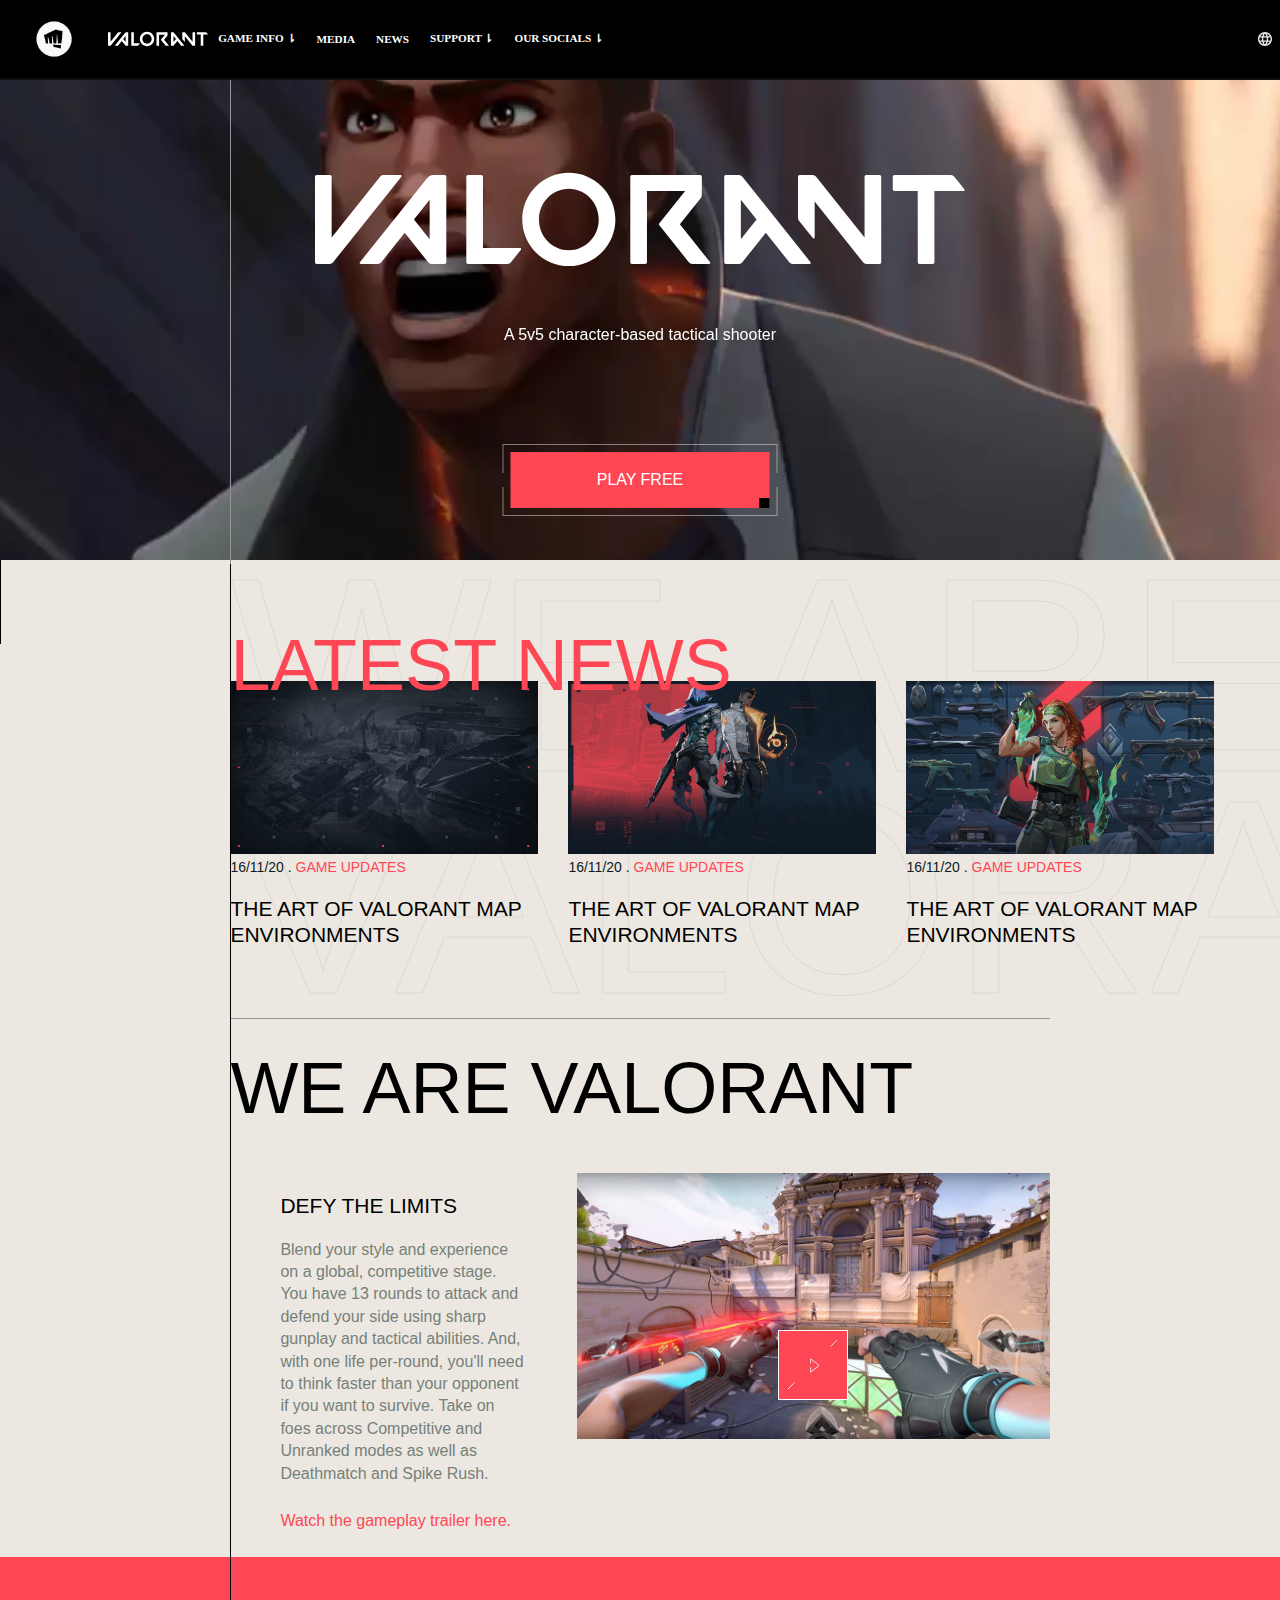
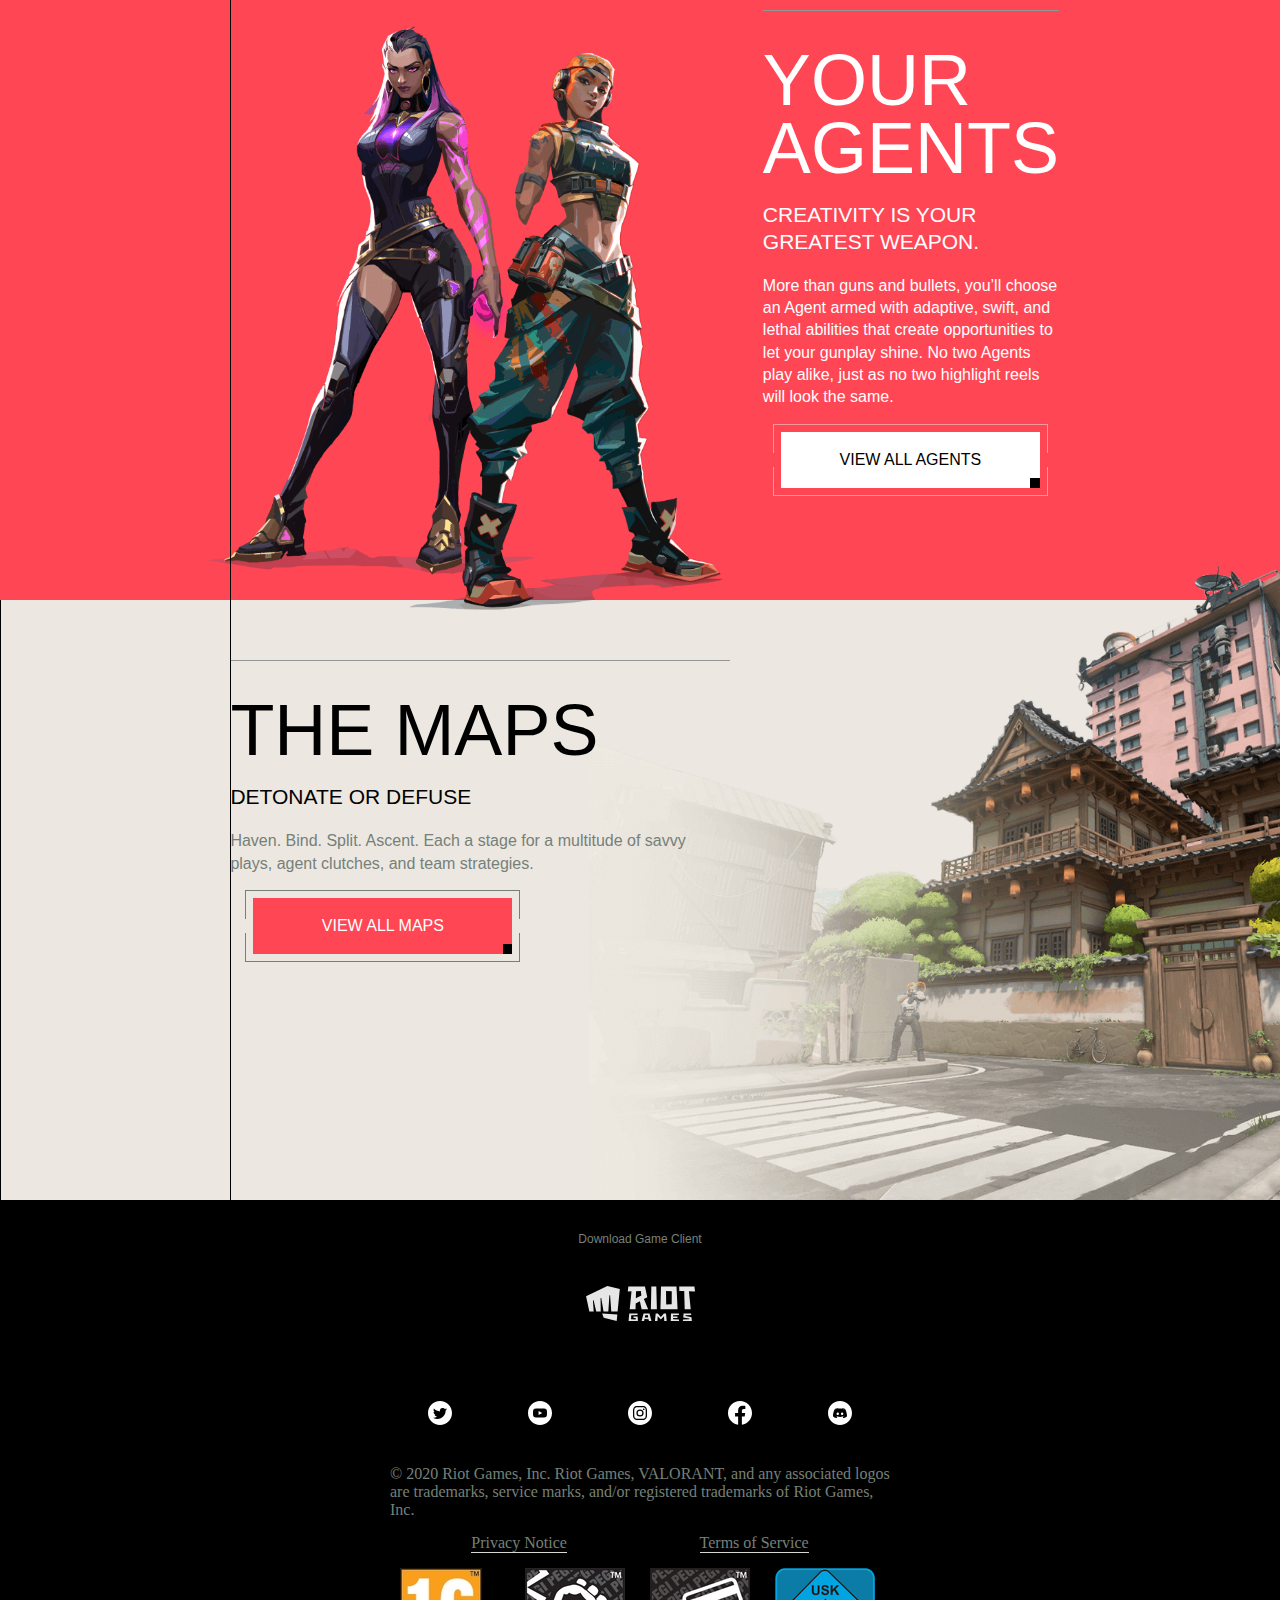
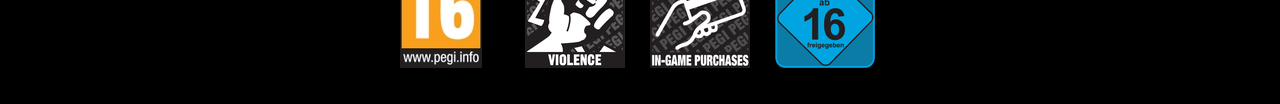
<file: index.html>
<!doctype html>

<html lang="en">

<head>
    <meta charset="UTF-8">
    <meta name="author" content="Lars">
    <meta name="viewport" content="width=device-width, initial-scale=1">
    <meta name="Description" content="VALORANT Site">
    <title>Play Valorant</title>
    <link href="styles/index.css" rel="stylesheet">
    <link href="https://lolstatic-a.akamaihd.net/webfonts/live/css/valorant/fonts.css" rel="stylesheet">
    <link href="https://db.onlinewebfonts.com/c/21379d8fbabd2222e354e68834a8d266?family=MarkforEbiquityW05-Bold" rel="stylesheet" type="text/css"/>
    <link rel="icon" type="image/png" href="./assets/images/header/favicon.png"/>
</head>

<body>

    <header>
      <nav>
        <ul>
          <li>
            <button type="button" name="button riotgame product link"></button>
          </li>
          <li>
            <img src="./assets/images/header/logo.svg" alt="logo valorant">
          </li>
          <li>
            <ul class="dropdown-container">
              <li class="dropdown-content">
                  <a href="#"><img src="./assets/images/logo.svg" alt="logo valorant"></a>
              </li>
              <li class="dropdown">
                <a href="#">GAME INFO &#8642;</a>
                <ul class="dropdown-content">
                  <li><a href="#">&#8636; GAME INFO</a></li>
                  <li><a href="#">AGENTS</a></li>
                  <li><a href="#">MAPS</a></li>
                  <li><a href="#">ARSENAL</a></li>
                </ul>
              </li>
              <li>
                <a href="#">MEDIA</a>
              </li>
              <li>
                <a href="#">NEWS</a>
              </li>
              <li class="dropdown">
                <a href="#">SUPPORT &#8642;</a>
                <ul class="dropdown-content">
                  <li><a href="#">&#8636; SUPPORT</a></li>
                  <li><a href="#">SPECS</a></li>
                  <li><a href="#">SUPPORT</a></li>
                  <li><a href="#">COMMUNITY CODE</a></li>
                </ul>
              </li>
              <li class="dropdown">
                <a href="#">OUR SOCIALS &#8642;</a>
                <ul class="dropdown-content">
                  <li><a href="#">&#8636; OUR SOCIALS</a></li>
                  <li><a href="#">TWITTER</a></li>
                  <li><a href="#">YOUTUBE</a></li>
                  <li><a href="#">INSTAGRAM</a></li>
                  <li><a href="#">FACEBOOK</a></li>
                  <li><a href="#">DISCORD</a></li>
                </ul>
              </li>
            </ul>
          </li>
          <li>
            <img src="./assets/images/header/lang.svg" alt="change lang">
          </li>
          <li>
            <button type="button" name="button open menu"></button>
          </li>
        </ul>
      </nav>
    </header>

    <main>

      <!-- VIDEO -->
      <section>
          <span></span>
          <video autoplay muted loop poster="./assets/images/VALORANT_30s-poster.jpg">
            <source src="./assets/video/VALORANT-mobile-0526.mp4" type="video/mp4">
            <source src="./assets/video/VALORANT-mobile-0526.webm" type="video/webm">
          </video>
          <div>
          <img src="./assets/images/logo.svg" alt="logo valorant">
          <p >A 5v5 character-based tactical shooter</p>
          </div>
          <button type="button" name="button link Download">
            <span>
              <span></span>
              <span>PLAY FREE</span>
            </span>
          </button>
      </section>

      <!-- LATEST NEWS -->
      <section>
        <h2>
          <span>We are</span>
          <span>VALORANT</span>
        </h2>
        <h2>LATEST NEWS</h2>
        <ul>
          <li>
            <a href="#">
              <article>
                <img src="./assets/images/news/Valorant_Dev_Diary_24_Banner.jpg" alt="news article banner">
                <time datetime="2020-11-16">16/11/20 . </time>
                <span>Game Updates</span>
                <h3>The Art of VALORANT Map Environments</h3>
              </article>
            </a>
          </li>
          <li>
            <a href="#">
              <article>
                <img src="./assets/images/news/VAL_Patch_1_10_Notes_Banner.jpg" alt="news article banner">
                <time datetime="2020-11-16">16/11/20 . </time>
                <span>Game Updates</span>
                <h3>The Art of VALORANT Map Environments</h3>
              </article>
            </a>
          </li>
          <li>
            <a href="#">
              <article>
                <img src="./assets/images/news/act-3-article-banner.jpg" alt="news article banner">
                <time datetime="2020-11-16">16/11/20 . </time>
                <span>Game Updates</span>
                <h3>The Art of VALORANT Map Environments</h3>
              </article>
            </a>
          </li>
        </ul>
      </section>

      <!-- WE ARE VALORANT -->
      <section>
        <h2>WE ARE VALORANT</h2>
        <div>
          <div>
          <h3>DEFY THE LIMITS</h3>
          <p>
            <span>
              Blend your style and experience on a global, competitive stage. You have 13 rounds to attack and defend your side using sharp gunplay and tactical abilities. And, with one life per-round, you'll need to think faster than your opponent if you want to survive. Take on foes across Competitive and Unranked modes as well as Deathmatch and Spike Rush.
            </span>
            <span>
              <a href="#">
                Watch the gameplay trailer here.
              </a>
            </span>
          </p>
        </div>
        <div>
          <img src="./assets/images/game-overview-poster-launch.jpg" alt="Game overview poster launch">
          <button type="button" name="button play trailer"></button>
        </div>
      </div>
      </section>

      <!-- YOUR AGENTS -->
      <section>
        <div>
          <h2>YOUR AGENTS</h2>
          <h3>CREATIVITY IS YOUR GREATEST WEAPON.</h3>
          <p>
            <span>
              More than guns and bullets, you’ll choose an Agent armed with adaptive, swift, and lethal abilities that create opportunities to let your gunplay shine. No two Agents play alike, just as no two highlight reels will look the same.
            </span>
          </p>
          <a href="#">
            <span>
              <span></span>
              <span>VIEW ALL AGENTS</span>
            </span>
          </a>
        </div>
        <img src="./assets/images/raze-reyna.png" alt="Raze Reyna">
      </section>


      <!-- THE MAPS -->
      <section>
        <div>
            <h2>THE MAPS</h2>
            <h3>DETONATE OR DEFUSE</h3>
            <p>
                Haven. Bind. Split. Ascent. Each a stage for a multitude of savvy plays, agent clutches, and team strategies.
            </p>
          <a href="#">
            <span>
              <span></span>
              <span>VIEW ALL MAPS</span>
            </span>
          </a>
        </div>
        <img src="./assets/images/map.png" alt="Map Valorant">
      </section>

    </main>

    <footer>
      <div>
        <h4>Download Game Client</h4>
        <a href="#"><img src="./assets/images/footer/riotLogo.svg" alt="Logo valorant"></a>
        <ul>
          <li>
            <a href="#"><img src="./assets/images/footer/twitter.svg" alt="twitter"></a>
          </li>
          <li>
            <a href="#"><img src="./assets/images/footer/youtube.svg" alt="youtube"></a>
          </li>
          <li>
            <a href="#"><img src="./assets/images/footer/instagram.svg" alt="instagram"></a>
          </li>
          <li>
            <a href="#"><img src="./assets/images/footer/facebook.svg" alt="facebook"></a>
          </li>
          <li>
            <a href="#"><img src="./assets/images/footer/discord.svg" alt="discord"></a>
          </li>
        </ul>
        <p>
          © 2020 Riot Games, Inc. Riot Games, VALORANT, and any associated logos are trademarks, service marks, and/or registered trademarks of Riot Games, Inc.
        </p>
        <ul>
          <li>
            <a href="#">Privacy Notice</a>
          </li>
          <li>
            <a href="#">Terms of Service</a>
          </li>
        </ul>
        <ul>
          <li>
            <img src="./assets/images/footer/EU_-_16_black.jpg" alt="EU_-_16_black">
          </li>
          <li>
            <img src="./assets/images/footer/EU_-_descriptor_violence.png" alt="EU_-_descriptor_violence">
          </li>
          <li>
            <img src="./assets/images/footer/EU_-_descriptor_in-game-purchase.png" alt="EU_-_descriptor_in-game-purchase">
          </li>
          <li>
            <img src="./assets/images/footer/Germany_-_16_(small).png" alt="Germany_-_16">
          </li>
        </ul>
      </div>
    </footer>

    <script src="scripts/script.js"></script>

</body>

</html>
</file>
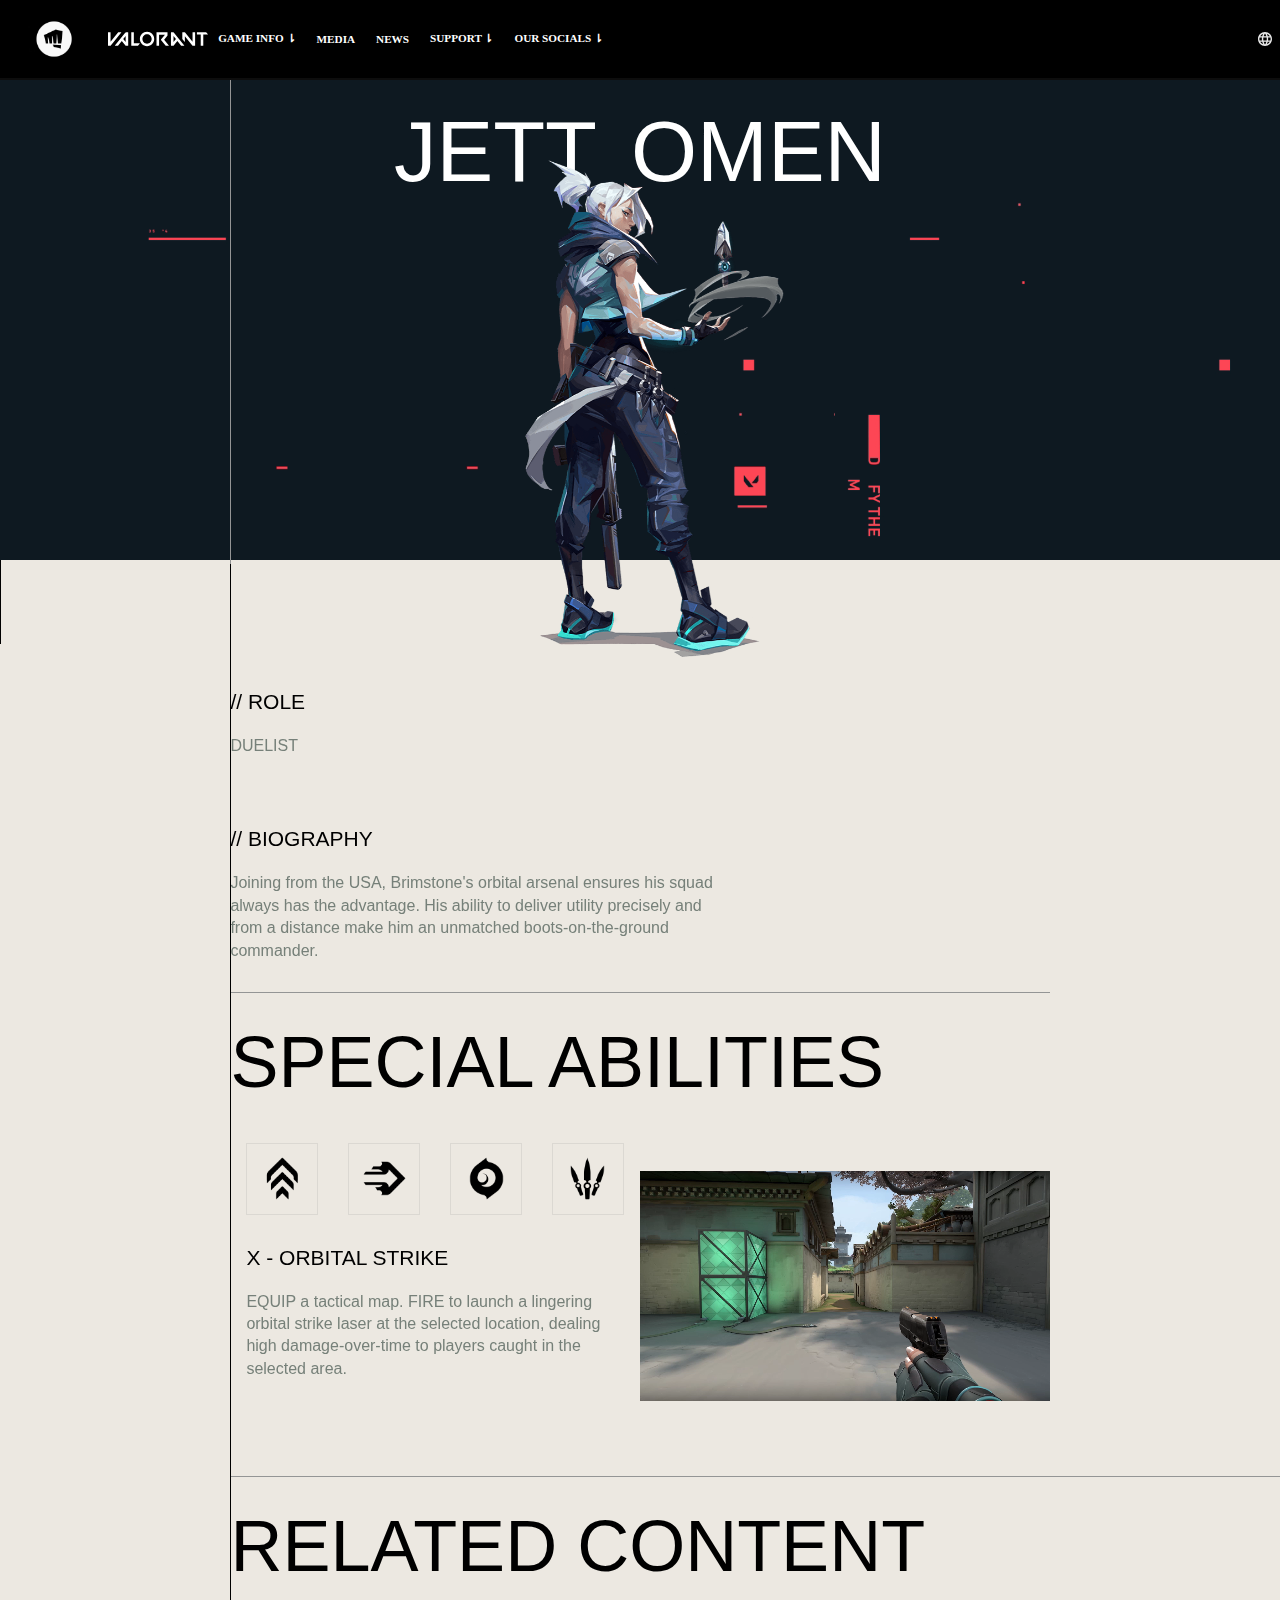
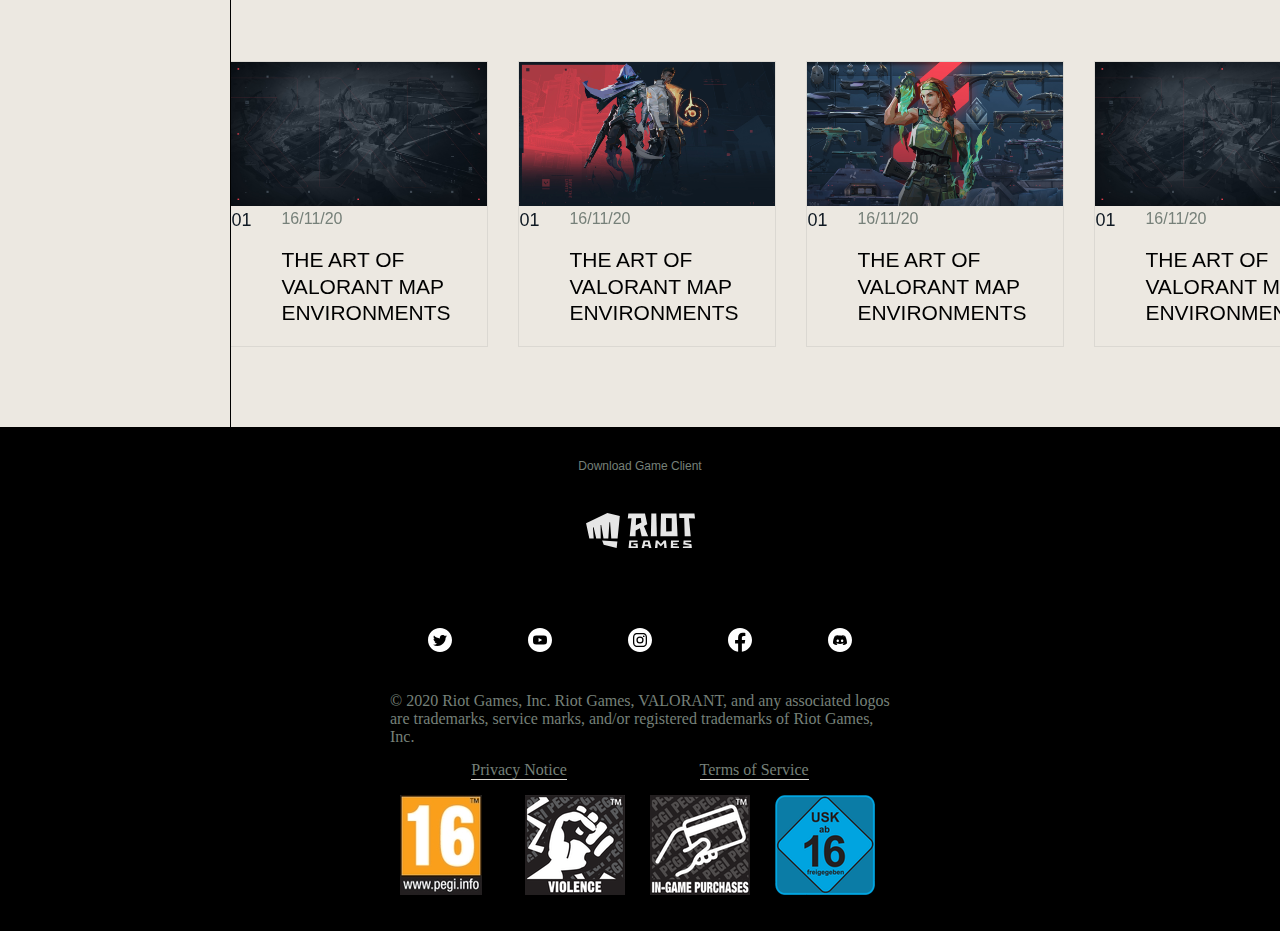
<file: agents.html>
<!doctype html>

<html lang="en">

<head>
    <meta charset="UTF-8">
    <meta name="author" content="Lars">
    <meta name="viewport" content="width=device-width, initial-scale=1">
    <meta name="Description" content="VALORANT Site">
    <title>Play Valorant</title>
    <link href="styles/agents.css" rel="stylesheet">
    <link href="https://lolstatic-a.akamaihd.net/webfonts/live/css/valorant/fonts.css" rel="stylesheet">
    <link href="https://db.onlinewebfonts.com/c/21379d8fbabd2222e354e68834a8d266?family=MarkforEbiquityW05-Bold" rel="stylesheet" type="text/css"/>
    <link rel="icon" type="image/png" href="./assets/images/header/favicon.png"/>
</head>

<body>

  <header>
    <nav>
      <ul>
        <li>
          <button type="button" name="button riotgame product link"></button>
        </li>
        <li>
          <img src="./assets/images/header/logo.svg" alt="logo valorant">
        </li>
        <li>
          <ul class="dropdown-container">
            <li class="dropdown-content">
                <a href="#"><img src="./assets/images/logo.svg" alt="logo valorant"></a>
            </li>
            <li class="dropdown">
              <a href="#">GAME INFO &#8642;</a>
              <ul class="dropdown-content">
                <li><a href="#">&#8636; GAME INFO</a></li>
                <li><a href="#">AGENTS</a></li>
                <li><a href="#">MAPS</a></li>
                <li><a href="#">ARSENAL</a></li>
              </ul>
            </li>
            <li>
              <a href="#">MEDIA</a>
            </li>
            <li>
              <a href="#">NEWS</a>
            </li>
            <li class="dropdown">
              <a href="#">SUPPORT &#8642;</a>
              <ul class="dropdown-content">
                <li><a href="#">&#8636; SUPPORT</a></li>
                <li><a href="#">SPECS</a></li>
                <li><a href="#">SUPPORT</a></li>
                <li><a href="#">COMMUNITY CODE</a></li>
              </ul>
            </li>
            <li class="dropdown">
              <a href="#">OUR SOCIALS &#8642;</a>
              <ul class="dropdown-content">
                <li><a href="#">&#8636; OUR SOCIALS</a></li>
                <li><a href="#">TWITTER</a></li>
                <li><a href="#">YOUTUBE</a></li>
                <li><a href="#">INSTAGRAM</a></li>
                <li><a href="#">FACEBOOK</a></li>
                <li><a href="#">DISCORD</a></li>
              </ul>
            </li>
          </ul>
        </li>
        <li>
          <img src="./assets/images/header/lang.svg" alt="change lang">
        </li>
        <li>
          <button type="button" name="button open menu"></button>
        </li>
      </ul>
    </nav>
  </header>

    <main>

      <!-- AGENTS SELECT -->
      <section>
          <span></span>
          <video autoplay muted loop>
            <source src="./assets/video/agent-background-generic.mp4" type="video/mp4">
          </video>
          <div>
            <ul>
              <li>
                <h2>JETT</h2>
              </li>
              <li>
                <h2>OMEN</h2>
              </li>
            </ul>
            <img src="./assets/images/agents/V_AGENTS_587x900_Jett.png" alt="Jett">
        </div>
      </section>

      <section>
        <h3>// ROLE</h3>
        <p>DUELIST</p>
        <h3>// BIOGRAPHY</h3>
        <p>Joining from the USA, Brimstone's orbital arsenal ensures his squad always has the advantage. His ability to deliver utility precisely and from a distance make him an unmatched boots-on-the-ground commander.</p>
      </section>

      <!-- SPECIAL ABILITIES -->
      <section>
        <h2>SPECIAL ABILITIES</h2>
        <div>
          <video autoplay muted loop src="./assets/images/agents/Jett_C_v001_web.mp4"></video>
          <div>
            <ul>
              <li>
                <img src="./assets/images/agents/TX_Jett_Q.png" alt="Q">
              </li>
              <li>
                <img src="./assets/images/agents/TX_Jett_E.png" alt="E">
              </li>
              <li>
                <img src="./assets/images/agents/TX_Jett_C.png" alt="C">
              </li>
              <li>
                <img src="./assets/images/agents/TX_Jett_X.png" alt="X">
              </li>
            </ul>
            <h3>X - ORBITAL STRIKE</h3>
            <p>EQUIP a tactical map. FIRE to launch a lingering orbital strike laser at the selected location, dealing high damage-over-time to players caught in the selected area.</p>
        </div>
        </div>
      </section>

      <!-- RELATED CONTENT -->
      <section>
        <h2>RELATED CONTENT</h2>
        <ul>
          <li>
            <article>
              <img src="./assets/images/news/Valorant_Dev_Diary_24_Banner.jpg" alt="news article banner">
              <ul>
                <li>
                  <span>01</span>
                </li>
                <li>
                  <time datetime="2020-11-16">16/11/20</time>
                  <h3>The Art of VALORANT Map Environments</h3>
                </li>
              </ul>
            </article>
          </li>
          <li>
            <article>
              <img src="./assets/images/news/VAL_Patch_1_10_Notes_Banner.jpg" alt="news article banner">
              <ul>
                <li>
                  <span>01</span>
                </li>
                <li>
                  <time datetime="2020-11-16">16/11/20</time>
                  <h3>The Art of VALORANT Map Environments</h3>
                </li>
              </ul>
            </article>
          </li>
          <li>
            <article>
              <img src="./assets/images/news/act-3-article-banner.jpg" alt="news article banner">
              <ul>
                <li>
                  <span>01</span>
                </li>
                <li>
                  <time datetime="2020-11-16">16/11/20</time>
                  <h3>The Art of VALORANT Map Environments</h3>
                </li>
              </ul>
            </article>
          </li>
          <li>
            <article>
              <img src="./assets/images/news/Valorant_Dev_Diary_24_Banner.jpg" alt="news article banner">
              <ul>
                <li>
                  <span>01</span>
                </li>
                <li>
                  <time datetime="2020-11-16">16/11/20</time>
                  <h3>The Art of VALORANT Map Environments</h3>
                </li>
              </ul>
            </article>
          </li>
        </ul>
      </section>

    </main>

    <footer>
      <div>
        <h4>Download Game Client</h4>
        <a href="#"><img src="./assets/images/footer/riotLogo.svg" alt="Logo valorant"></a>
        <ul>
          <li>
            <a href="#"><img src="./assets/images/footer/twitter.svg" alt="twitter"></a>
          </li>
          <li>
            <a href="#"><img src="./assets/images/footer/youtube.svg" alt="youtube"></a>
          </li>
          <li>
            <a href="#"><img src="./assets/images/footer/instagram.svg" alt="instagram"></a>
          </li>
          <li>
            <a href="#"><img src="./assets/images/footer/facebook.svg" alt="facebook"></a>
          </li>
          <li>
            <a href="#"><img src="./assets/images/footer/discord.svg" alt="discord"></a>
          </li>
        </ul>
        <p>
          © 2020 Riot Games, Inc. Riot Games, VALORANT, and any associated logos are trademarks, service marks, and/or registered trademarks of Riot Games, Inc.
        </p>
        <ul>
          <li>
            <a href="#">Privacy Notice</a>
          </li>
          <li>
            <a href="#">Terms of Service</a>
          </li>
        </ul>
        <ul>
          <li>
            <img src="./assets/images/footer/EU_-_16_black.jpg" alt="EU_-_16_black">
          </li>
          <li>
            <img src="./assets/images/footer/EU_-_descriptor_violence.png" alt="EU_-_descriptor_violence">
          </li>
          <li>
            <img src="./assets/images/footer/EU_-_descriptor_in-game-purchase.png" alt="EU_-_descriptor_in-game-purchase">
          </li>
          <li>
            <img src="./assets/images/footer/Germany_-_16_(small).png" alt="Germany_-_16">
          </li>
        </ul>
      </div>
    </footer>

    <script src="scripts/script.js"></script>

</body>

</html>
</file>
<file: styles/index.css>
@import "main.css";
/* INTRO */
/* video */
section:first-of-type {
  margin: 0;
  margin-top: 5em;
  width: 100%;
  border-left: 0;
  grid-column:1/-1;
  grid-row:1;
}

section:first-of-type video {
  position: relative;
  top: 0;
  bottom: 0;
  height: 30em;
  width: 100%;
  overflow: hidden;
  object-fit: cover;
  object-position: center;
}

section:first-of-type > span {
  position: absolute;
  border-left: 0.0625em solid var(--v-allBorder);
  height: 100%;
  left: 5%;
  z-index: 3;
}

/* in video */
section:first-of-type div {
  position: absolute;
  width: 100%;
  top: 0;
  display: flex;
  flex-direction: column;
  align-items: center;
}

section:first-of-type div img {
  margin-top: 2.1875em;
  width: 85%;
  max-width: 40.625em;
}

section:first-of-type div p {
  padding: 0 3.125em;
  width: 85%;
  font-family: DINNextW05-Medium,arial,georgia,sans-serif;
  color: var(--v-white);
  text-align: center;
  text-shadow: 0 0 0.75em rgba(0,0,0,.5);
}

/* button */
section:first-of-type button {
  width: 17.1875em;
  position: absolute;
  font-family: DINNextW05-Medium,arial,georgia,sans-serif;
  font-size: 1em;
  padding: 0.5em 0.5em ;
  background-color: transparent;
  color: var(--v-white);
  left: 50%;
  bottom: 8em;
  transform: translateX(-50%);
;}

section:first-of-type button::before,
section:first-of-type button::after {
  content: "";
  position: absolute;
  height: 40%;
  width: 100%;
  border: 0.0625em solid var(--v-border);
  left: 0;
}

section:first-of-type button::before {
  border-bottom: 0;
  top: 0;
}

section:first-of-type button::after {
  border-top: 0;
  bottom: 0;
}

section:first-of-type button span{
  position: relative;
  display: block;
  overflow: hidden;
  padding: 0 0;
  background-color: var(--v-red);
}

section:first-of-type button span span:first-of-type{
  content: "";
  display: block;
  position: absolute;
  height: 100%;
  width: 120%;
  top: 0;
  left: -5%;
  z-index: 1;
  background-color: var(--v-darkBlue);
  transform: translateX(-100%) skew(-10deg);
  transition: -webkit-transform 0.3s ease-out;
  transition: transform 0.3s ease-out;
}

section:first-of-type button:hover span span:first-of-type {
  transform: translateX(0) skew(-10deg);
}

section:first-of-type button span span {
  position: relative;
  display: block;
  padding: 1.1875em 0;
  background-color: transparent;
  z-index: 1;
}

section:first-of-type button span:after {
  content: "";
  display: block;
  position: absolute;
  height: 0.6rem;
  width: 0.6rem;
  right: 0;
  bottom: 0;
  background-color: var(--v-black);
  transition: background-color 0.2s ease-in;
}
section:first-of-type button:hover span:after{
  background-color: var(--v-white);
}


/* LATEST NEWS */
section:nth-of-type(2){
  grid-column:2/-1;
  grid-row:2;
}

section:nth-of-type(2) h2:first-of-type {
  position: absolute;
  font-size: 7.5em;
  margin: 0;
  z-index: -1;
}

section:nth-of-type(2) h2:first-of-type span {
  display: block;
  color: var(--v-background);
  -webkit-text-stroke: 1px var(--v-stroke);
}

section:nth-of-type(2) h2:first-of-type {
  padding: unset;
  border-top: unset;
}

section:nth-of-type(2) h2:last-of-type {
    transform: translateY(8%);
    color: var(--v-red);
    border-top: unset;
    padding-top: 0.6875em;
}

section:nth-of-type(2) ul {
  display:flex;
  overflow-x:auto;
  scroll-snap-type: x mandatory;
}

section:nth-of-type(2) li {
   scroll-snap-align: center;
}

section:nth-of-type(2) li + li {
   margin-left: 1.875em;
}

section:nth-of-type(2) ul li article {
  width: 19.25em;
}

section:nth-of-type(2) ul li article time{
  font-family: DINNextW05-Medium,arial,georgia,sans-serif;
  font-size: 0.875em;
  color: var(--v-darkBlue);
}

section:nth-of-type(2) ul li article span{
  font-family: DINNextW05-Medium,arial,georgia,sans-serif;
  font-size: 0.875em;
  text-transform: uppercase;
  color: var(--v-red);
}

/* WE ARE VALORANT */
section:nth-of-type(3){
  grid-column:2;
  grid-row:3;
}

section:nth-of-type(3) p span:last-of-type{
  display: block;
  margin: 1.5625em 0;
  color: var(--v-red);
}

section:nth-of-type(3) div div:nth-of-type(2) {
  position: relative;
}

section:nth-of-type(3) button {
  position: absolute;
  top: 50%;
  left: 50%;
  transform: translateX(-50%) translateY(-50%);
  width: 4.375em;
  height: 4.375em;
  border: 0.0625em solid var(--v-white);
  background: url(../assets/images/playButton.svg);
  background-color: var(--v-red);
}

/* YOUR AGENTS */
section:nth-of-type(4) {
  background-color: var(--v-red);
  padding-top: 3.125em;
  padding: 3.125em 5vw 0 5vw;
  grid-column:1/-1;
  grid-row:4;
}

section:nth-of-type(4) h2, section:nth-of-type(4) h3, section:nth-of-type(4) p{
  color: var(--v-white);
}


section:nth-of-type(4) p{
  margin-bottom: -4.5em;
}

/* button */
section:nth-of-type(4) a {
  width: 17.1875em;
  position: absolute;
  font-family: DINNextW05-Medium,arial,georgia,sans-serif;
  font-size: 1em;
  padding: 0.5em 0.5em;
  background-color: transparent;
  color: var(--v-white);
  left: 50%;
  bottom:2em;
  transform: translateX(-50%);
  text-align: center;
}

section:nth-of-type(4) a::before,
section:nth-of-type(4) a::after {
  content: "";
  position: absolute;
  height: 40%;
  width: 100%;
  border: 0.0625em solid var(--v-border);
  left: 0;
}

section:nth-of-type(4) a::before {
  border-bottom: 0;
  top: 0;
}

section:nth-of-type(4) a::after {
  border-top: 0;
  bottom: 0;
}

section:nth-of-type(4) a span{
  position: relative;
  display: block;
  overflow: hidden;
  padding: 0 0;
  background-color: var(--v-white);
}

section:nth-of-type(4) a span span:first-of-type{
  content: "";
  display: block;
  position: absolute;
  height: 100%;
  width: 120%;
  top: 0;
  left: -5%;
  z-index: 1;
  background-color: var(--v-darkBlue);
  transform: translateX(-100%) skew(-10deg);
  transition: -webkit-transform 0.3s ease-out;
  transition: transform 0.3s ease-out;
}

section:nth-of-type(4) a:hover span span:first-of-type {
  transform: translateX(0) skew(-10deg);
}

section:nth-of-type(4) a:hover span span:last-of-type {
  color: var(--v-white);
}

section:nth-of-type(4) a span span:last-of-type {
  position: relative;
  display: block;
  padding: 1.1875em 0;
  background-color: transparent;
  color: var(--v-black);
  z-index: 1;
}

section:nth-of-type(4) a span:after {
  content: "";
  display: inline;
  position: absolute;
  height: 0.6rem;
  width: 0.6rem;
  right: 0;
  bottom: 0;
  background-color: var(--v-black);
  transition: background-color 0.2s ease-in;
}

section:nth-of-type(4) a:hover span:after{
  background-color: var(--v-white);
}

/* img */
section:nth-of-type(4) img {
    position: relative;
    max-width: unset;
    top: 3.3125em;
    right: 1.75em;
    width: 125%;
    max-width: 46.875em;
}

/* YOUR MAPS */
section:nth-of-type(5){
  padding-top: 3.75em;
  grid-column:1/-1;
  grid-row:5;
  height: 37.5em;
}

section:nth-of-type(5) div{
  position: relative;
  z-index: 2;
  padding: 0 5vw 0 5vw;
}

/* button */
section:nth-of-type(5) a {
  width: 17.1875em;
  position: absolute;
  font-family: DINNextW05-Medium,arial,georgia,sans-serif;
  font-size: 1em;
  padding: 0.5em 0.5em;
  background-color: transparent;
  color: var(--v-white);
  left: 50%;
  bottom: -16em;
  transform: translateX(-50%);
  text-align: center;
;}

section:nth-of-type(5) a::before,
section:nth-of-type(5) a::after {
  content: "";
  position: absolute;
  height: 40%;
  width: 100%;
  border: 0.0625em solid var(--v-gray);
  left: 0;
}

section:nth-of-type(5) a::before {
  border-bottom: 0;
  top: 0;
}

section:nth-of-type(5) a::after {
  border-top: 0;
  bottom: 0;
}

section:nth-of-type(5) a span{
  position: relative;
  display: block;
  overflow: hidden;
  padding: 0 0;
  background-color: var(--v-red);
}

section:nth-of-type(5) a span span:first-of-type{
  content: "";
  display: block;
  position: absolute;
  height: 100%;
  width: 120%;
  top: 0;
  left: -5%;
  z-index: 1;
  background-color: var(--v-darkBlue);
  transform: translateX(-100%) skew(-10deg);
  transition: -webkit-transform 0.3s ease-out;
  transition: transform 0.3s ease-out;
}

section:nth-of-type(5) a:hover span span:first-of-type {
  transform: translateX(0) skew(-10deg);
}

section:nth-of-type(5) a:hover span span:last-of-type {
  color: var(--v-white);
}

section:nth-of-type(5) a span span:last-of-type {
  position: relative;
  display: block;
  padding: 1.1875em 0;
  background-color: transparent;
  color: var(--v-white);
  z-index: 1;
}

section:nth-of-type(5) a span:after {
  content: "";
  display: inline;
  position: absolute;
  height: 0.6rem;
  width: 0.6rem;
  right: 0;
  bottom: 0;
  background-color: var(--v-black);
  transition: background-color 0.2s ease-in;
}

section:nth-of-type(5) a:hover span:after{
  background-color: var(--v-white);
}

/*img*/
section:nth-of-type(5) img {
  position: absolute;
  width: 100%;
  max-width: 59.375em;
  left: 0;
  bottom: 0;
  z-index: 0;
}

/* -------------------responsive------------------- */

@media only screen and (min-width: 59.375em) {
  /* VIDEO*/
  section:first-of-type > span {
    left: 18%;
  }
  /* LATEST NEWS */
  section:nth-of-type(2) h2:first-of-type {
    max-width: unset;
    line-height: 0.8;
  }
  section:nth-of-type(2) h2:last-of-type {
    transform: translateY(15%);
    max-width: unset;
  }
  section:nth-of-type(2) h2:first-of-type span {
    font-size: 2.3125em;
  }
  section:nth-of-type(2) ul {
    margin-bottom: 3.125em;
}
  /* WE ARE VALORANT */
  section:nth-of-type(3) h2 {
    max-width: unset;
  }
  section:nth-of-type(3) div {
    margin-top: 3.125em;
    display: flex;
  }
  section:nth-of-type(3) div div {
  display: inline-table;
}
  section:nth-of-type(3) div div:first-of-type {
    margin: 0 3.125em;
  }
  section:nth-of-type(3) div div:last-of-type{
    margin-top: unset;
  }
  section:nth-of-type(3) button {
    bottom: 40%;
  }
  /* YOUR AGENTS */
  section:nth-of-type(4) {
    padding: 0 18vw 1.5625em 18vw;
  }
  section:nth-of-type(4) {
    display: flex;
  }
  section:nth-of-type(4) div {
    position: relative;
    max-width: unset;
    top: 3.3125em;
    margin-bottom: 1.5625em;
    order: 1;
  }
  section:nth-of-type(4) p {
    margin-bottom: unset;
  }
  section:nth-of-type(4) a {
    margin-top: 0.9375em;
    bottom: unset;
    left: unset;
    transform: unset;
    margin-left: 0.625em;
  }
  section:nth-of-type(4) img {
    width: 65%;
}
  /* YOUR MAPS */
  section:nth-of-type(5) {
    display: flex;
  }
  section:nth-of-type(5) div {
    padding: 0 18vw 0 18vw;
  }
  section:nth-of-type(5) img {
    transform: translateX(62%);
  }
  section:nth-of-type(5) a {
    margin-top: 0.9375em;
    margin-left: 0.9375em;
    bottom: unset;
    left: unset;
    transform: unset;
  }
}
</file>
<file: styles/agents.css>
@import "main.css";
/* AGENTS SELECT */
section:first-of-type {
  margin: 0;
  margin-top: 5em;
  width: 100%;
  border-left: 0;
  grid-column:1/-1;
  grid-row:1;
}

section:first-of-type video {
  position: relative;
  top: 0;
  bottom: 0;
  height: 30em;
  width: 100%;
  overflow: hidden;
  object-fit: cover;
  object-position: center;
}

section:first-of-type > span {
    position: absolute;
    border-left: 0.0625em solid var(--v-allBorder);
    height: 100%;
    left: 5%;
    z-index: 3;
}

/* in video */
section:first-of-type div {
  position: absolute;
  width: 100%;
  top: 0;
  display: flex;
  flex-direction: column;
  align-items: center;
}

section:first-of-type div ul {
  width: 100vw;
  margin-top: 2em;
  display: flex;
  overflow-x: auto;
  scroll-snap-type: x mandatory;
  justify-content: center;
}

section:first-of-type div ul li h2 {
  color: var(--v-white);
  border-top: unset;
  font-size: 5.3125em;
  padding: 0 0.2em;
}

section:first-of-type div img {
  position: absolute;
  top: 5em;
  width: 80%;
  max-width: 20.3125em;
}

section:nth-of-type(2){
  grid-column:2;
  grid-row:2;
}

section:nth-of-type(2) h3:first-of-type{
  padding-top: 5em;
}

section:nth-of-type(2) h3:nth-of-type(2){
  padding-top: 1.875em;
}

section:nth-of-type(2) p{
  margin-bottom: 1.875em;
}

/* SPECIAL ABILITIES */
section:nth-of-type(3){
  grid-column:2;
  grid-row:3;
}

section:nth-of-type(3) ul{
  display: flex;
  justify-content: space-between;
  margin: 1.875em 0;
}


section:nth-of-type(3) ul li{
  width: 4.5em;
  height: 4.5em;
  border: 0.0625em solid var(--v-stroke);
  display: flex;
  justify-content: center;
  align-items: center;
}

section:nth-of-type(3) ul li img{
  width: 2.6875em;
  filter: brightness(0);
}

section:nth-of-type(3) p{
  margin-bottom: 5em;
}

/* RELATED CONTENT */
section:nth-of-type(4){
  grid-column: 2/-1;
  grid-row: 4;
}

section:nth-of-type(4) ul:first-of-type {
  display:flex;
  overflow-x:auto;
  scroll-snap-type: x mandatory;
  margin: 5em 0;
}

section:nth-of-type(4) ul li article ul:first-of-type  {
  margin: 0;
}

section:nth-of-type(4) li {
   scroll-snap-align: center;
}

section:nth-of-type(4) li + li {
   margin-left: 1.875em;
}

section:nth-of-type(4) ul li article {
  width: 16.125em;
  border: 0.0625em solid var(--v-stroke);
}

section:nth-of-type(4) ul li article ul li time{
  font-family: DINNextW05-Medium,arial,georgia,sans-serif;
  font-size: 1em;
  color: var(--v-gray);
}

section:nth-of-type(4) ul li article span{
  font-family: DINNextW05-Medium,arial,georgia,sans-serif;
  font-size: 1.125em;
  text-transform: uppercase;
  color: var(--v-darkBlue);
}

/* -------------------responsive------------------- */

@media only screen and (min-width: 59.375em) {
  /* VIDEO*/
  section:first-of-type > span {
    left: 18%;
  }
  section:nth-of-type(3) div:first-of-type {
    display: flex;
  }
  section:nth-of-type(3) div:first-of-type div {
    display: unset;
    margin: 1em;
    width: 50%;
  }
  section:nth-of-type(3) video {
    width: 50%;
    order: 1;
  }
}
</file>
